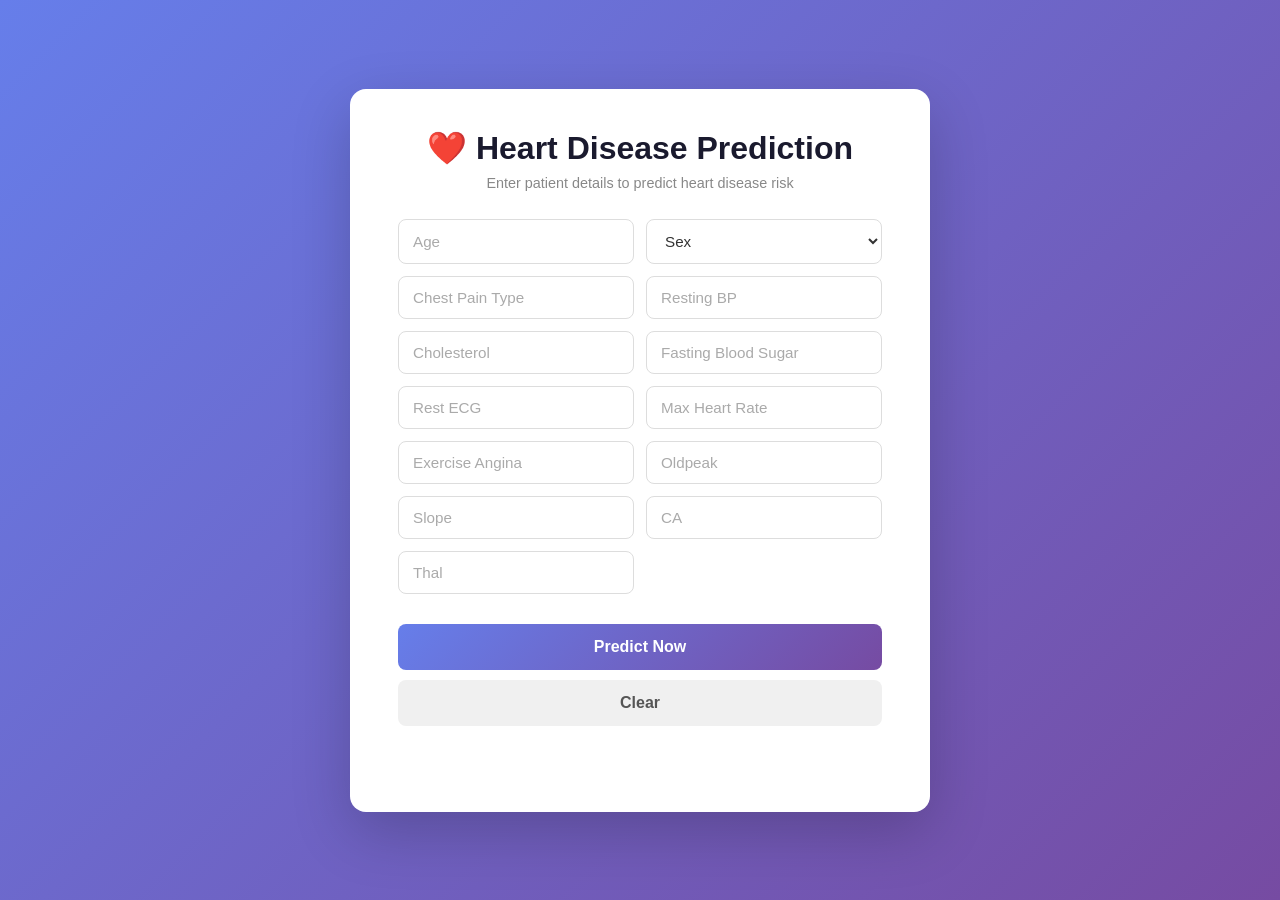
<file: frontend/Frontend v1.0/index.html>
<!DOCTYPE html>
<html lang="en">
<head>
    <meta charset="UTF-8">
    <title>Heart Disease Prediction</title>
    <link rel="stylesheet" href="style.css">
</head>
<body>

<div class="card">
    <h1>❤️ Heart Disease Prediction</h1>
    <p class="subtitle">Enter patient details to predict heart disease risk</p>

    <div class="grid">
        <input type="number" id="age" placeholder="Age">
        <select id="sex">
            <option value="">Sex</option>
            <option value="0">Female 0</option>
            <option value="1">Male 1</option>
        </select>

        <input type="number" id="cp" placeholder="Chest Pain Type">
        <input type="number" id="trestbps" placeholder="Resting BP">

        <input type="number" id="chol" placeholder="Cholesterol">
        <input type="number" id="fbs" placeholder="Fasting Blood Sugar">

        <input type="number" id="restecg" placeholder="Rest ECG">
        <input type="number" id="thalach" placeholder="Max Heart Rate">

        <input type="number" id="exang" placeholder="Exercise Angina">
        <input type="number" step="0.1" id="oldpeak" placeholder="Oldpeak">

        <input type="number" id="slope" placeholder="Slope">
        <input type="number" id="ca" placeholder="CA">

        <input type="number" id="thal" placeholder="Thal">
    </div>

    <button onclick="predict()">Predict Now</button>
    <button class="clear-btn" onclick="clearForm()">Clear</button>
    
    <div id="result" class="result"></div>
</div>

<script src="script.js"></script>
</body>
</html>
</file>
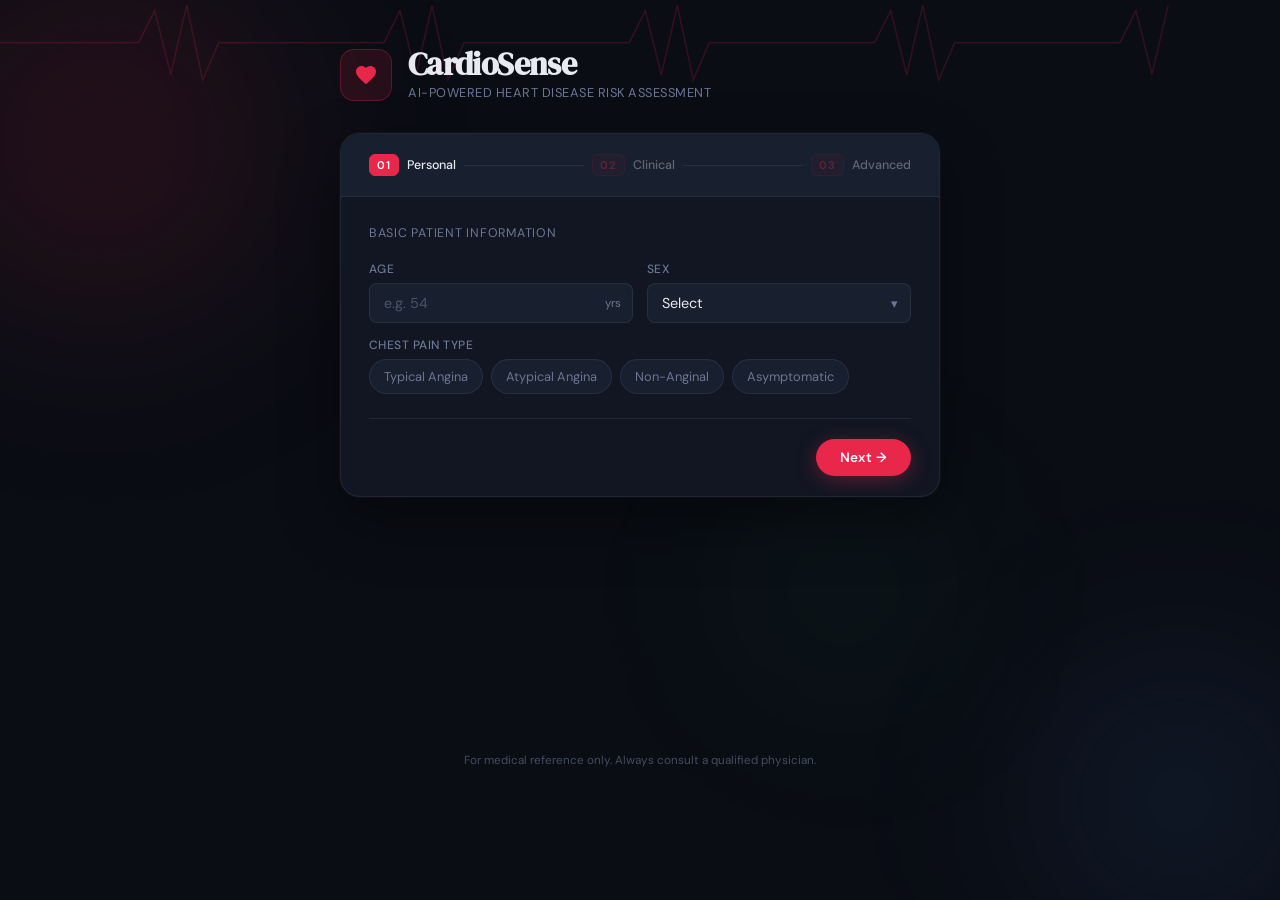
<file: frontend/Frontend v2.0/index.html>
<!DOCTYPE html>
<html lang="en">
<head>
    <meta charset="UTF-8">
    <meta name="viewport" content="width=device-width, initial-scale=1.0">
    <title>Heart Disease Prediction</title>
    <link rel="preconnect" href="https://fonts.googleapis.com">
    <link href="https://fonts.googleapis.com/css2?family=DM+Serif+Display:ital@0;1&family=DM+Sans:wght@300;400;500;600&display=swap" rel="stylesheet">
    <link rel="stylesheet" href="style.css">
</head>
<body>

    <!-- Animated background blobs -->
    <div class="bg-blob blob-1"></div>
    <div class="bg-blob blob-2"></div>
    <div class="bg-blob blob-3"></div>

    <!-- ECG Line decoration -->
    <div class="ecg-decoration">
        <svg viewBox="0 0 1200 80" preserveAspectRatio="none" xmlns="http://www.w3.org/2000/svg">
            <polyline class="ecg-line" points="
                0,40 100,40 130,40 145,10 160,70 175,5 190,75 205,40 230,40
                330,40 360,40 375,10 390,70 405,5 420,75 435,40 460,40
                560,40 590,40 605,10 620,70 635,5 650,75 665,40 690,40
                790,40 820,40 835,10 850,70 865,5 880,75 895,40 920,40
                1020,40 1050,40 1065,10 1080,70 1095,5 1110,75 1125,40 1200,40
            "/>
        </svg>
    </div>

    <div class="wrapper">

        <!-- Header -->
        <header class="header">
            <div class="heart-icon">
                <svg viewBox="0 0 24 24" fill="none" xmlns="http://www.w3.org/2000/svg">
                    <path d="M12 21.35l-1.45-1.32C5.4 15.36 2 12.28 2 8.5 2 5.42 4.42 3 7.5 3c1.74 0 3.41.81 4.5 2.09C13.09 3.81 14.76 3 16.5 3 19.58 3 22 5.42 22 8.5c0 3.78-3.4 6.86-8.55 11.54L12 21.35z" fill="currentColor"/>
                </svg>
            </div>
            <div class="header-text">
                <h1>CardioSense</h1>
                <p class="subtitle">AI-Powered Heart Disease Risk Assessment</p>
            </div>
        </header>

        <div class="card">

            <!-- Step Indicator -->
            <div class="steps">
                <div class="step active" data-step="1">
                    <span class="step-num">01</span>
                    <span class="step-label">Personal</span>
                </div>
                <div class="step-divider"></div>
                <div class="step" data-step="2">
                    <span class="step-num">02</span>
                    <span class="step-label">Clinical</span>
                </div>
                <div class="step-divider"></div>
                <div class="step" data-step="3">
                    <span class="step-num">03</span>
                    <span class="step-label">Advanced</span>
                </div>
            </div>

            <form id="prediction-form" onsubmit="return false;">

                <!-- Section 1: Personal Info -->
                <div class="section active" id="section-1">
                    <p class="section-hint">Basic patient information</p>
                    <div class="input-grid">

                        <div class="field">
                            <label for="age">Age</label>
                            <div class="input-wrap">
                                <input type="number" id="age" placeholder="e.g. 54" min="1" max="120">
                                <span class="unit">yrs</span>
                            </div>
                        </div>

                        <div class="field">
                            <label for="sex">Sex</label>
                            <div class="input-wrap select-wrap">
                                <select id="sex">
                                    <option value="" disabled selected>Select</option>
                                    <option value="0">Female</option>
                                    <option value="1">Male</option>
                                </select>
                            </div>
                        </div>

                        <div class="field full">
                            <label for="cp">Chest Pain Type</label>
                            <div class="radio-group">
                                <label class="radio-btn">
                                    <input type="radio" name="cp" value="0">
                                    <span>Typical Angina</span>
                                </label>
                                <label class="radio-btn">
                                    <input type="radio" name="cp" value="1">
                                    <span>Atypical Angina</span>
                                </label>
                                <label class="radio-btn">
                                    <input type="radio" name="cp" value="2">
                                    <span>Non-Anginal</span>
                                </label>
                                <label class="radio-btn">
                                    <input type="radio" name="cp" value="3">
                                    <span>Asymptomatic</span>
                                </label>
                            </div>
                            <input type="hidden" id="cp">
                        </div>

                    </div>
                    <div class="nav-btns">
                        <span></span>
                        <button type="button" class="btn-next" onclick="nextSection(1)">Next <span>→</span></button>
                    </div>
                </div>

                <!-- Section 2: Clinical -->
                <div class="section" id="section-2">
                    <p class="section-hint">Vital signs & clinical readings</p>
                    <div class="input-grid">

                        <div class="field">
                            <label for="trestbps">Resting Blood Pressure</label>
                            <div class="input-wrap">
                                <input type="number" id="trestbps" placeholder="e.g. 130" min="80" max="220">
                                <span class="unit">mmHg</span>
                            </div>
                        </div>

                        <div class="field">
                            <label for="chol">Cholesterol</label>
                            <div class="input-wrap">
                                <input type="number" id="chol" placeholder="e.g. 246" min="100" max="600">
                                <span class="unit">mg/dl</span>
                            </div>
                        </div>

                        <div class="field">
                            <label for="thalach">Max Heart Rate</label>
                            <div class="input-wrap">
                                <input type="number" id="thalach" placeholder="e.g. 150" min="60" max="220">
                                <span class="unit">bpm</span>
                            </div>
                        </div>

                        <div class="field">
                            <label for="fbs">Fasting Blood Sugar &gt; 120</label>
                            <div class="input-wrap select-wrap">
                                <select id="fbs">
                                    <option value="" disabled selected>Select</option>
                                    <option value="0">No (&lt;120 mg/dl)</option>
                                    <option value="1">Yes (&gt;120 mg/dl)</option>
                                </select>
                            </div>
                        </div>

                        <div class="field">
                            <label for="restecg">Resting ECG</label>
                            <div class="input-wrap select-wrap">
                                <select id="restecg">
                                    <option value="" disabled selected>Select</option>
                                    <option value="0">Normal</option>
                                    <option value="1">ST-T Abnormality</option>
                                    <option value="2">LV Hypertrophy</option>
                                </select>
                            </div>
                        </div>

                        <div class="field">
                            <label for="exang">Exercise Induced Angina</label>
                            <div class="input-wrap select-wrap">
                                <select id="exang">
                                    <option value="" disabled selected>Select</option>
                                    <option value="0">No</option>
                                    <option value="1">Yes</option>
                                </select>
                            </div>
                        </div>

                    </div>
                    <div class="nav-btns">
                        <button type="button" class="btn-back" onclick="prevSection(2)">← Back</button>
                        <button type="button" class="btn-next" onclick="nextSection(2)">Next <span>→</span></button>
                    </div>
                </div>

                <!-- Section 3: Advanced -->
                <div class="section" id="section-3">
                    <p class="section-hint">Advanced diagnostic parameters</p>
                    <div class="input-grid">

                        <div class="field">
                            <label for="oldpeak">ST Depression (Oldpeak)</label>
                            <div class="input-wrap">
                                <input type="number" id="oldpeak" step="0.1" placeholder="e.g. 1.0" min="0" max="10">
                                <span class="unit">mm</span>
                            </div>
                        </div>

                        <div class="field">
                            <label for="slope">ST Slope</label>
                            <div class="input-wrap select-wrap">
                                <select id="slope">
                                    <option value="" disabled selected>Select</option>
                                    <option value="0">Upsloping</option>
                                    <option value="1">Flat</option>
                                    <option value="2">Downsloping</option>
                                </select>
                            </div>
                        </div>

                        <div class="field">
                            <label for="ca">Major Vessels (CA)</label>
                            <div class="input-wrap">
                                <input type="number" id="ca" placeholder="0–3" min="0" max="3">
                            </div>
                        </div>

                        <div class="field">
                            <label for="thal">Thalassemia</label>
                            <div class="input-wrap select-wrap">
                                <select id="thal">
                                    <option value="" disabled selected>Select</option>
                                    <option value="1">Normal</option>
                                    <option value="2">Fixed Defect</option>
                                    <option value="3">Reversible Defect</option>
                                </select>
                            </div>
                        </div>

                    </div>
                    <div class="nav-btns">
                        <button type="button" class="btn-back" onclick="prevSection(3)">← Back</button>
                        <button type="button" class="btn-predict" onclick="predict()">
                            <span class="btn-text">Run Analysis</span>
                            <span class="btn-icon">
                                <svg viewBox="0 0 24 24" fill="none"><path d="M12 21.35l-1.45-1.32C5.4 15.36 2 12.28 2 8.5 2 5.42 4.42 3 7.5 3c1.74 0 3.41.81 4.5 2.09C13.09 3.81 14.76 3 16.5 3 19.58 3 22 5.42 22 8.5c0 3.78-3.4 6.86-8.55 11.54L12 21.35z" fill="currentColor"/></svg>
                            </span>
                        </button>
                    </div>
                </div>

            </form>

        </div>

        <!-- Result Area -->
        <div class="result-box" id="result-box">
            <div class="result-inner">
                <div class="result-icon" id="result-icon"></div>
                <div class="result-text" id="result-text"></div>
                <div class="result-note" id="result-note"></div>
                <button class="btn-reset" onclick="resetForm()">↺ Run Another Test</button>
            </div>
        </div>

        <footer class="footer">
            <p>For medical reference only. Always consult a qualified physician.</p>
        </footer>

    </div>

<script src="script.js"></script>
</body>
</html>
</file>
<file: frontend/Frontend v1.0/style.css>
* {
    margin: 0;
    padding: 0;
    box-sizing: border-box;
}

body {
    font-family: Arial, sans-serif;
    min-height: 100vh;
    display: flex;
    justify-content: center;
    align-items: center;
    background: linear-gradient(135deg, #667eea 0%, #764ba2 100%);
}

.card {
    background: white;
    border-radius: 16px;
    padding: 40px 48px;
    width: 580px;
    box-shadow: 0 20px 60px rgba(0, 0, 0, 0.2);
    text-align: center;
}

h1 {
    font-size: 2rem;
    font-weight: 700;
    color: #1a1a2e;
    margin-bottom: 8px;
}

.subtitle {
    color: #888;
    font-size: 0.9rem;
    margin-bottom: 28px;
}

.grid {
    display: grid;
    grid-template-columns: 1fr 1fr;
    gap: 12px;
    margin-bottom: 20px;
    text-align: left;
}

input,
select {
    width: 100%;
    padding: 12px 14px;
    border: 1px solid #ddd;
    border-radius: 8px;
    font-size: 0.95rem;
    color: #333;
    background: #fff;
    outline: none;
    transition: border-color 0.2s;
    appearance: auto;
    -webkit-appearance: auto;
}

input:focus,
select:focus {
    border-color: #667eea;
}

input::placeholder {
    color: #aaa;
}

button {
    width: 100%;
    padding: 14px;
    border: none;
    border-radius: 8px;
    font-size: 1rem;
    font-weight: 600;
    cursor: pointer;
    margin-top: 10px;
    transition: opacity 0.2s;
}

button:hover {
    opacity: 0.9;
}

button[onclick="predict()"] {
    background: linear-gradient(135deg, #667eea, #764ba2);
    color: white;
}

.clear-btn {
    background: #f0f0f0;
    color: #555;
}

.result {
    margin-top: 18px;
    font-size: 1.1rem;
    font-weight: 700;
    min-height: 28px;
}
</file>
<file: frontend/Frontend v2.0/style.css>
/* ─── Variables ─────────────────────────────────────── */
:root {
    --bg:        #0a0d14;
    --surface:   #111622;
    --surface2:  #181f2e;
    --border:    rgba(255,255,255,0.07);
    --red:       #e8274b;
    --red-glow:  rgba(232,39,75,0.35);
    --red-dim:   rgba(232,39,75,0.12);
    --green:     #1fcf7a;
    --green-glow:rgba(31,207,122,0.35);
    --text:      #e8eaf0;
    --muted:     #6b7694;
    --accent:    #4f8ef7;
    --font-head: 'DM Serif Display', Georgia, serif;
    --font-body: 'DM Sans', sans-serif;
    --radius:    14px;
    --radius-sm: 8px;
    --trans:     0.25s cubic-bezier(.4,0,.2,1);
}

/* ─── Reset & Base ───────────────────────────────────── */
*, *::before, *::after { box-sizing: border-box; margin: 0; padding: 0; }

html { scroll-behavior: smooth; }

body {
    font-family: var(--font-body);
    background: var(--bg);
    color: var(--text);
    min-height: 100vh;
    overflow-x: hidden;
    position: relative;
}

/* ─── Background Blobs ───────────────────────────────── */
.bg-blob {
    position: fixed;
    border-radius: 50%;
    filter: blur(90px);
    pointer-events: none;
    z-index: 0;
    animation: drift 12s ease-in-out infinite alternate;
}
.blob-1 {
    width: 520px; height: 520px;
    background: radial-gradient(circle, rgba(232,39,75,0.18), transparent 70%);
    top: -120px; left: -160px;
    animation-duration: 14s;
}
.blob-2 {
    width: 400px; height: 400px;
    background: radial-gradient(circle, rgba(79,142,247,0.15), transparent 70%);
    bottom: -100px; right: -100px;
    animation-duration: 10s;
    animation-delay: -4s;
}
.blob-3 {
    width: 280px; height: 280px;
    background: radial-gradient(circle, rgba(31,207,122,0.10), transparent 70%);
    top: 50%; left: 55%;
    animation-duration: 16s;
    animation-delay: -7s;
}
@keyframes drift {
    from { transform: translate(0, 0) scale(1); }
    to   { transform: translate(30px, 20px) scale(1.08); }
}

/* ─── ECG Decoration ─────────────────────────────────── */
.ecg-decoration {
    position: fixed;
    top: 0; left: 0; right: 0;
    height: 80px;
    opacity: 0.18;
    pointer-events: none;
    z-index: 0;
}
.ecg-line {
    fill: none;
    stroke: var(--red);
    stroke-width: 1.5;
    stroke-dasharray: 2000;
    stroke-dashoffset: 2000;
    animation: ecg-draw 4s ease forwards 0.5s;
}
@keyframes ecg-draw {
    to { stroke-dashoffset: 0; }
}

/* ─── Wrapper ────────────────────────────────────────── */
.wrapper {
    position: relative;
    z-index: 1;
    max-width: 640px;
    margin: 0 auto;
    padding: 48px 20px 40px;
    animation: fadeUp 0.7s ease both;
}
@keyframes fadeUp {
    from { opacity: 0; transform: translateY(24px); }
    to   { opacity: 1; transform: translateY(0); }
}

/* ─── Header ─────────────────────────────────────────── */
.header {
    display: flex;
    align-items: center;
    gap: 16px;
    margin-bottom: 32px;
}
.heart-icon {
    width: 52px; height: 52px;
    background: var(--red-dim);
    border: 1.5px solid rgba(232,39,75,0.3);
    border-radius: 14px;
    display: grid;
    place-items: center;
    color: var(--red);
    flex-shrink: 0;
    animation: heartbeat 1.6s ease-in-out infinite;
}
.heart-icon svg { width: 24px; height: 24px; }
@keyframes heartbeat {
    0%, 100% { transform: scale(1); box-shadow: 0 0 0 0 var(--red-glow); }
    14%       { transform: scale(1.1); }
    28%       { transform: scale(1); }
    42%       { transform: scale(1.08); box-shadow: 0 0 0 12px transparent; }
}
h1 {
    font-family: var(--font-head);
    font-size: 2rem;
    line-height: 1;
    color: var(--text);
    letter-spacing: -0.02em;
}
.subtitle {
    font-size: 0.8rem;
    color: var(--muted);
    margin-top: 4px;
    letter-spacing: 0.04em;
    text-transform: uppercase;
}

/* ─── Card ───────────────────────────────────────────── */
.card {
    background: var(--surface);
    border: 1px solid var(--border);
    border-radius: 20px;
    overflow: hidden;
    box-shadow: 0 24px 60px rgba(0,0,0,0.4), 0 0 0 1px rgba(255,255,255,0.03);
}

/* ─── Steps ──────────────────────────────────────────── */
.steps {
    display: flex;
    align-items: center;
    padding: 20px 28px;
    background: var(--surface2);
    border-bottom: 1px solid var(--border);
    gap: 8px;
}
.step {
    display: flex;
    align-items: center;
    gap: 8px;
    opacity: 0.35;
    transition: opacity var(--trans);
}
.step.active { opacity: 1; }
.step.done   { opacity: 0.6; }
.step-num {
    font-size: 0.7rem;
    font-weight: 600;
    letter-spacing: 0.08em;
    color: var(--red);
    background: var(--red-dim);
    border: 1px solid rgba(232,39,75,0.25);
    border-radius: 6px;
    padding: 3px 7px;
    font-family: var(--font-body);
}
.step.active .step-num {
    background: var(--red);
    color: #fff;
    border-color: var(--red);
}
.step-label {
    font-size: 0.78rem;
    font-weight: 500;
    color: var(--text);
}
.step-divider {
    flex: 1;
    height: 1px;
    background: var(--border);
}

/* ─── Sections ───────────────────────────────────────── */
.section {
    display: none;
    padding: 28px 28px 20px;
    animation: slideIn 0.35s ease both;
}
.section.active { display: block; }
@keyframes slideIn {
    from { opacity: 0; transform: translateX(18px); }
    to   { opacity: 1; transform: translateX(0); }
}
.section-hint {
    font-size: 0.78rem;
    color: var(--muted);
    margin-bottom: 20px;
    text-transform: uppercase;
    letter-spacing: 0.06em;
}

/* ─── Input Grid ─────────────────────────────────────── */
.input-grid {
    display: grid;
    grid-template-columns: 1fr 1fr;
    gap: 14px;
}

/* ─── Field ──────────────────────────────────────────── */
.field {
    display: flex;
    flex-direction: column;
    gap: 6px;
}
.field.full {
    grid-column: 1 / -1;
}
label {
    font-size: 0.75rem;
    font-weight: 500;
    color: var(--muted);
    letter-spacing: 0.04em;
    text-transform: uppercase;
}

/* ─── Input Wrap ─────────────────────────────────────── */
.input-wrap {
    position: relative;
    display: flex;
    align-items: center;
}
.input-wrap input,
.input-wrap select {
    width: 100%;
    background: var(--surface2);
    border: 1.5px solid var(--border);
    border-radius: var(--radius-sm);
    color: var(--text);
    font-family: var(--font-body);
    font-size: 0.9rem;
    font-weight: 400;
    padding: 10px 14px;
    outline: none;
    transition: border-color var(--trans), box-shadow var(--trans), background var(--trans);
    appearance: none;
    -webkit-appearance: none;
}
.input-wrap input:focus,
.input-wrap select:focus {
    border-color: var(--red);
    background: rgba(232,39,75,0.05);
    box-shadow: 0 0 0 3px var(--red-dim);
}
.input-wrap input::placeholder { color: var(--muted); opacity: 0.6; }
.input-wrap input::-webkit-outer-spin-button,
.input-wrap input::-webkit-inner-spin-button { -webkit-appearance: none; }
.unit {
    position: absolute;
    right: 12px;
    font-size: 0.72rem;
    color: var(--muted);
    pointer-events: none;
}
.select-wrap::after {
    content: '▾';
    position: absolute;
    right: 13px;
    color: var(--muted);
    font-size: 0.8rem;
    pointer-events: none;
}
select option { background: var(--surface2); }

/* ─── Radio Group ────────────────────────────────────── */
.radio-group {
    display: flex;
    gap: 8px;
    flex-wrap: wrap;
}
.radio-btn {
    cursor: pointer;
    text-transform: none;
    letter-spacing: 0;
    font-size: 0.8rem;
    font-weight: 400;
    color: var(--muted);
}
.radio-btn input { display: none; }
.radio-btn span {
    display: block;
    padding: 8px 14px;
    border-radius: 999px;
    background: var(--surface2);
    border: 1.5px solid var(--border);
    transition: all var(--trans);
    white-space: nowrap;
}
.radio-btn input:checked + span {
    background: var(--red-dim);
    border-color: var(--red);
    color: var(--text);
}
.radio-btn span:hover { border-color: rgba(232,39,75,0.4); }

/* ─── Nav Buttons ────────────────────────────────────── */
.nav-btns {
    display: flex;
    justify-content: space-between;
    align-items: center;
    margin-top: 24px;
    padding-top: 20px;
    border-top: 1px solid var(--border);
}
.btn-next, .btn-back, .btn-predict {
    font-family: var(--font-body);
    font-size: 0.85rem;
    font-weight: 600;
    border: none;
    border-radius: 999px;
    cursor: pointer;
    transition: all var(--trans);
    letter-spacing: 0.03em;
}
.btn-next {
    background: var(--red);
    color: #fff;
    padding: 10px 24px;
    box-shadow: 0 4px 20px rgba(232,39,75,0.35);
}
.btn-next:hover {
    background: #ff2d55;
    transform: translateY(-1px);
    box-shadow: 0 6px 28px rgba(232,39,75,0.5);
}
.btn-back {
    background: transparent;
    color: var(--muted);
    padding: 10px 20px;
    border: 1.5px solid var(--border);
}
.btn-back:hover { color: var(--text); border-color: rgba(255,255,255,0.2); }

/* ─── Predict Button ─────────────────────────────────── */
.btn-predict {
    background: linear-gradient(135deg, #e8274b, #c71a3b);
    color: #fff;
    padding: 12px 28px;
    display: flex;
    align-items: center;
    gap: 10px;
    box-shadow: 0 6px 24px rgba(232,39,75,0.4);
    position: relative;
    overflow: hidden;
}
.btn-predict::before {
    content: '';
    position: absolute;
    inset: 0;
    background: linear-gradient(135deg, rgba(255,255,255,0.12), transparent);
    opacity: 0;
    transition: opacity var(--trans);
}
.btn-predict:hover::before { opacity: 1; }
.btn-predict:hover {
    transform: translateY(-2px);
    box-shadow: 0 10px 32px rgba(232,39,75,0.55);
}
.btn-predict:active { transform: translateY(0); }
.btn-icon { width: 18px; height: 18px; display: flex; align-items: center; }
.btn-icon svg { width: 18px; height: 18px; }

/* ─── Loading Spinner on Predict ─────────────────────── */
.btn-predict.loading .btn-text { opacity: 0.5; }
.btn-predict.loading .btn-icon { animation: spinPulse 0.8s ease-in-out infinite; }
@keyframes spinPulse {
    0%, 100% { transform: scale(1); }
    50%       { transform: scale(1.3); }
}

/* ─── Result Box ─────────────────────────────────────── */
.result-box {
    margin-top: 20px;
    border-radius: 20px;
    overflow: hidden;
    opacity: 0;
    transform: translateY(16px) scale(0.98);
    pointer-events: none;
    transition: all 0.5s cubic-bezier(.4,0,.2,1);
}
.result-box.visible {
    opacity: 1;
    transform: none;
    pointer-events: auto;
}
.result-inner {
    padding: 32px 28px;
    text-align: center;
    display: flex;
    flex-direction: column;
    align-items: center;
    gap: 12px;
    background: var(--surface);
    border: 1px solid var(--border);
}
.result-box.positive .result-inner {
    border-color: rgba(232,39,75,0.35);
    background: linear-gradient(135deg, rgba(232,39,75,0.08), var(--surface));
    box-shadow: 0 0 0 1px rgba(232,39,75,0.12), 0 20px 50px rgba(232,39,75,0.15);
}
.result-box.negative .result-inner {
    border-color: rgba(31,207,122,0.35);
    background: linear-gradient(135deg, rgba(31,207,122,0.08), var(--surface));
    box-shadow: 0 0 0 1px rgba(31,207,122,0.12), 0 20px 50px rgba(31,207,122,0.15);
}
.result-icon {
    width: 64px; height: 64px;
    border-radius: 50%;
    display: grid;
    place-items: center;
    font-size: 1.8rem;
    animation: popIn 0.4s cubic-bezier(.34,1.56,.64,1) both;
}
@keyframes popIn {
    from { transform: scale(0.5); opacity: 0; }
    to   { transform: scale(1);   opacity: 1; }
}
.result-box.positive .result-icon { background: var(--red-dim); }
.result-box.negative .result-icon { background: rgba(31,207,122,0.12); }
.result-text {
    font-family: var(--font-head);
    font-size: 1.5rem;
    line-height: 1.2;
    color: var(--text);
}
.result-note {
    font-size: 0.8rem;
    color: var(--muted);
    max-width: 360px;
    line-height: 1.6;
}
.btn-reset {
    margin-top: 8px;
    font-family: var(--font-body);
    font-size: 0.82rem;
    font-weight: 600;
    background: transparent;
    border: 1.5px solid var(--border);
    color: var(--muted);
    padding: 9px 22px;
    border-radius: 999px;
    cursor: pointer;
    transition: all var(--trans);
}
.btn-reset:hover { border-color: rgba(255,255,255,0.25); color: var(--text); }

/* ─── Footer ─────────────────────────────────────────── */
.footer {
    text-align: center;
    margin-top: 24px;
    font-size: 0.73rem;
    color: var(--muted);
    opacity: 0.6;
}

/* ─── Responsive ─────────────────────────────────────── */
@media (max-width: 540px) {
    .wrapper { padding: 28px 14px 32px; }
    h1 { font-size: 1.6rem; }
    .steps { padding: 16px 18px; }
    .section { padding: 20px 18px 16px; }
    .input-grid { grid-template-columns: 1fr; }
    .field.full { grid-column: 1; }
    .radio-group { gap: 6px; }
}
</file>
